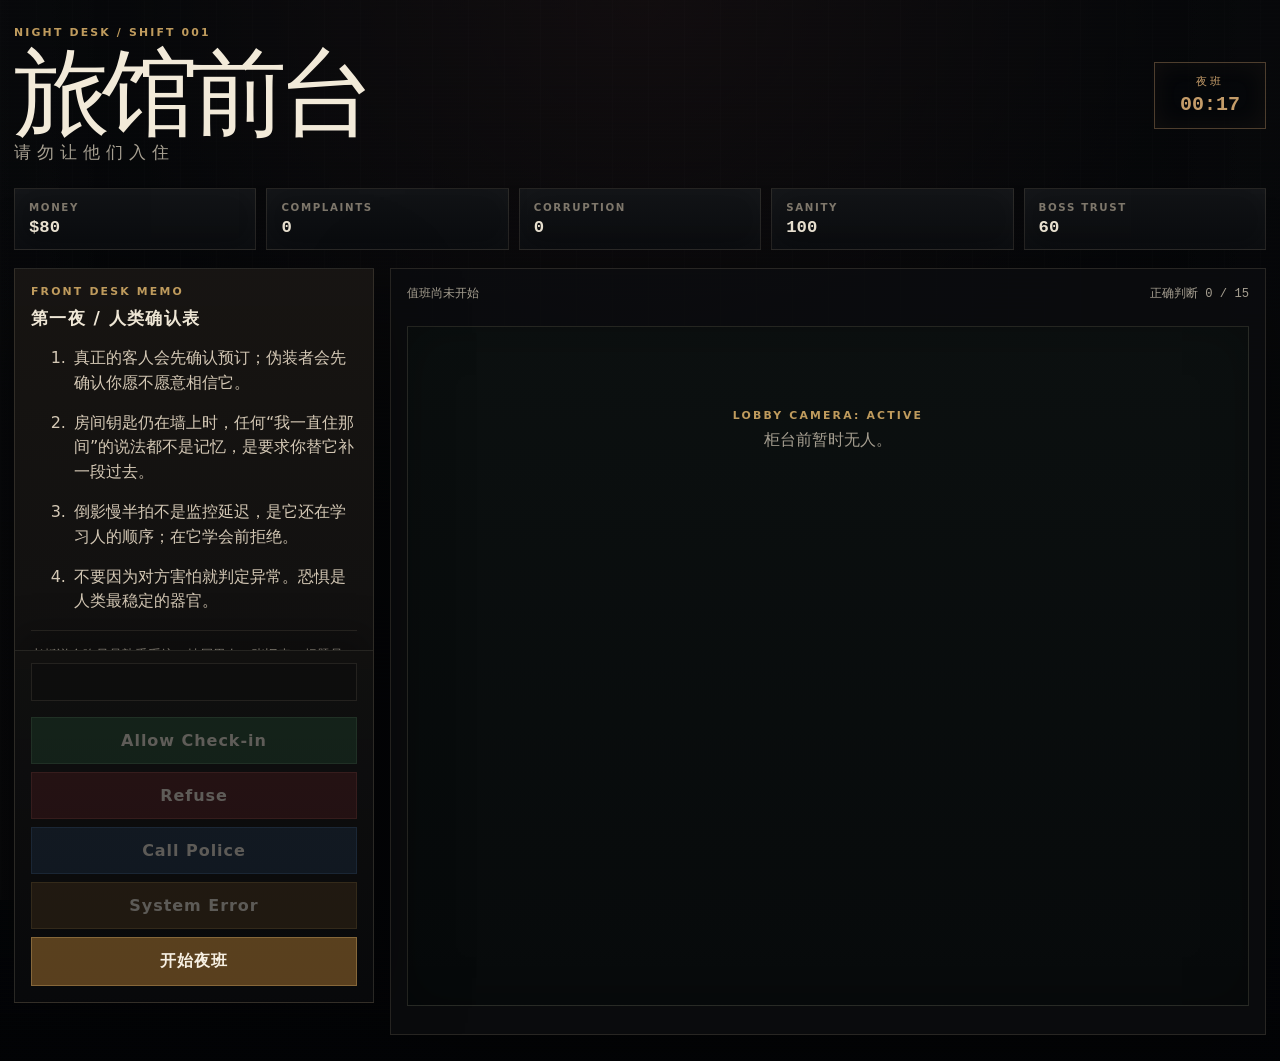
<file: projects/game_001_night_desk/index.html>
<!doctype html>
<html lang="zh-CN">
  <head>
    <meta charset="UTF-8" />
    <meta name="viewport" content="width=device-width, initial-scale=1.0" />
    <meta name="theme-color" content="#080b12" />
    <title>Night Desk / 旅馆前台：请勿让他们入住</title>
    <link rel="icon" href="./favicon.ico" sizes="any" />
    <link rel="stylesheet" href="./style.css" />
  </head>
  <body>
    <main class="game-shell">
      <header class="game-header">
        <div>
          <p class="eyebrow">NIGHT DESK / SHIFT 001</p>
          <h1>旅馆前台</h1>
          <p class="subtitle">请勿让他们入住</p>
        </div>
        <div class="shift-clock" aria-label="当前值班时间">
          <span>夜班</span>
          <strong id="clock-label">00:17</strong>
        </div>
      </header>

      <section class="status-strip" aria-label="值班状态">
        <div class="stat-card">
          <span>Money</span>
          <strong id="money-label">$80</strong>
        </div>
        <div class="stat-card">
          <span>Complaints</span>
          <strong id="complaints-label">0</strong>
        </div>
        <div class="stat-card">
          <span>Corruption</span>
          <strong id="corruption-label">0</strong>
        </div>
        <div class="stat-card">
          <span>Sanity</span>
          <strong id="sanity-label">100</strong>
        </div>
        <div class="stat-card">
          <span>Boss Trust</span>
          <strong id="boss-trust-label">60</strong>
        </div>
      </section>

      <section class="desk-grid" aria-label="夜班前台">
        <aside class="panel memo-panel">
          <p class="eyebrow">FRONT DESK MEMO</p>
          <h2 id="night-title">今晚的入住规则</h2>
          <ol id="rule-list"></ol>
          <p id="memo-note" class="memo-note">不要追问规则来源。只需执行。</p>
          <div id="broadcast-panel" class="broadcast-panel">
            <p class="eyebrow">NIGHT BROADCAST</p>
            <p>旧收音机尚未开始播报。</p>
          </div>
          <div id="sidebar-dossier" class="sidebar-dossier">
            <p class="eyebrow">VISITOR DOSSIER</p>
            <p class="sidebar-empty">等待第一位客人进入监控画面。</p>
          </div>

          <div class="sidebar-controls">
            <p id="feedback" class="feedback" aria-live="polite"></p>

            <div class="actions">
              <button id="allow-button" class="button button-allow" type="button" disabled>Allow Check-in</button>
              <button id="reject-button" class="button button-reject" type="button" disabled>Refuse</button>
              <button id="police-button" class="button button-police" type="button" disabled>Call Police</button>
              <button id="error-button" class="button button-error" type="button" disabled>System Error</button>
              <button id="start-button" class="button button-start" type="button">开始夜班</button>
            </div>
          </div>
        </aside>

        <section class="panel guest-panel">
          <div class="panel-heading">
            <p id="progress-label">值班尚未开始</p>
            <p id="score-label">判断记录 0 / 0</p>
          </div>

          <div id="guest-card" class="guest-card">
            <div class="empty-card">
              <p class="eyebrow">LOBBY CAMERA: ACTIVE</p>
              <p>柜台前暂时无人。</p>
            </div>
          </div>
        </section>
      </section>

      <section id="ending-panel" class="panel ending-panel" hidden>
        <p class="eyebrow">SHIFT REPORT / 06:00</p>
        <h2 id="ending-title"></h2>
        <p id="ending-description"></p>
        <div id="ending-summary" class="ending-summary"></div>
        <button id="restart-button" class="button button-start" type="button">重新值班</button>
      </section>
    </main>

    <script src="./data/rules.js"></script>
    <script src="./data/guests.js"></script>
    <script src="./data/endings.js"></script>
    <script src="./main.js"></script>
  </body>
</html>
</file>
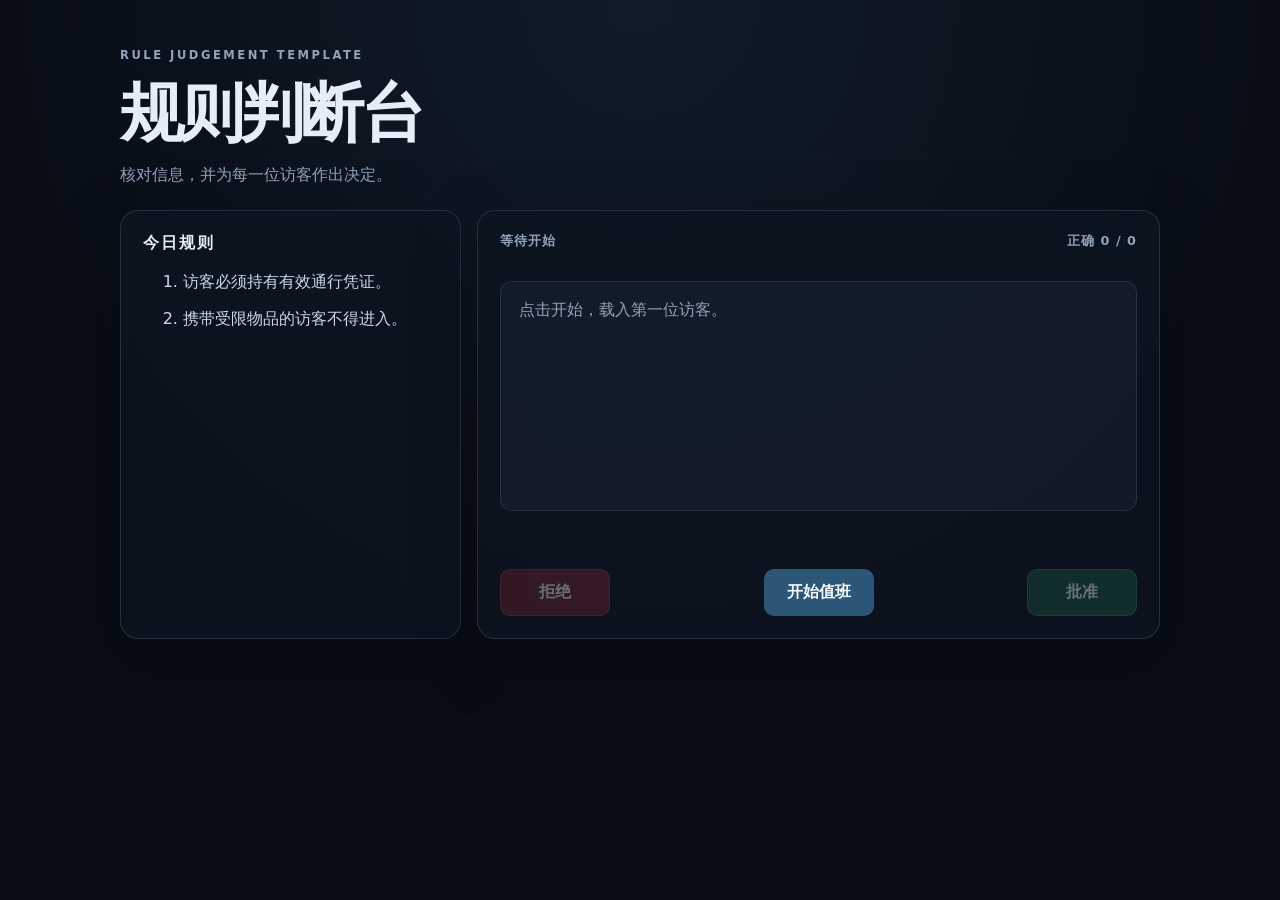
<file: templates/rule_judgement_template/index.html>
<!doctype html>
<html lang="zh-CN">
  <head>
    <meta charset="UTF-8" />
    <meta name="viewport" content="width=device-width, initial-scale=1.0" />
    <title>Rule Judgement Template</title>
    <link rel="stylesheet" href="./style.css" />
  </head>
  <body>
    <main class="game-shell">
      <header class="game-header">
        <p class="eyebrow">RULE JUDGEMENT TEMPLATE</p>
        <h1>规则判断台</h1>
        <p class="subtitle">核对信息，并为每一位访客作出决定。</p>
      </header>

      <section class="desk-grid" aria-label="规则判断区">
        <aside class="panel rules-panel">
          <h2>今日规则</h2>
          <ol id="rule-list"></ol>
        </aside>

        <section class="panel subject-panel">
          <div class="panel-heading">
            <p id="progress-label">等待开始</p>
            <p id="score-label">正确 0 / 0</p>
          </div>
          <div id="subject-card" class="subject-card">
            <p class="placeholder">点击开始，载入第一位访客。</p>
          </div>
          <p id="feedback" class="feedback" aria-live="polite"></p>
          <div class="actions">
            <button id="reject-button" class="button button-danger" type="button" disabled>拒绝</button>
            <button id="start-button" class="button button-neutral" type="button">开始值班</button>
            <button id="approve-button" class="button button-success" type="button" disabled>批准</button>
          </div>
        </section>
      </section>

      <section id="ending-panel" class="panel ending-panel" hidden>
        <p class="eyebrow">SHIFT COMPLETE</p>
        <h2 id="ending-title"></h2>
        <p id="ending-description"></p>
        <button id="restart-button" class="button button-neutral" type="button">重新开始</button>
      </section>
    </main>

    <script src="./data/rules.js"></script>
    <script src="./data/guests.js"></script>
    <script src="./data/endings.js"></script>
    <script src="./main.js"></script>
  </body>
</html>
</file>
<file: projects/game_001_night_desk/style.css>
:root {
  color-scheme: dark;
  font-family: Inter, ui-sans-serif, system-ui, -apple-system, BlinkMacSystemFont, "Segoe UI", sans-serif;
  background: #07080a;
  color: #eee6d5;
}

* {
  box-sizing: border-box;
}

body {
  min-height: 100vh;
  margin: 0;
  background:
    linear-gradient(rgba(3, 4, 6, 0.74), rgba(3, 4, 6, 0.96)),
    repeating-linear-gradient(0deg, transparent 0, transparent 3px, rgba(255, 255, 255, 0.025) 4px),
    radial-gradient(circle at 50% 0%, rgba(90, 43, 43, 0.45), transparent 42%),
    radial-gradient(circle at top, #202326, #07080a 62%);
}

body::before {
  position: fixed;
  inset: 0;
  pointer-events: none;
  content: "";
  background:
    linear-gradient(90deg, rgba(255, 255, 255, 0.025), transparent 8%, transparent 92%, rgba(255, 255, 255, 0.018)),
    repeating-linear-gradient(90deg, rgba(255, 255, 255, 0.018) 0, rgba(255, 255, 255, 0.018) 1px, transparent 1px, transparent 36px);
  mix-blend-mode: screen;
  opacity: 0.34;
}

.game-shell {
  width: min(1440px, calc(100% - 28px));
  margin: 0 auto;
  padding: 26px 0;
  position: relative;
}

.game-header,
.panel-heading,
.actions {
  display: flex;
  align-items: center;
  justify-content: space-between;
  gap: 14px;
}

h1,
h2,
p {
  margin-top: 0;
}

h1 {
  margin-bottom: 0;
  color: #f2ead9;
  font-family: Georgia, "Times New Roman", serif;
  font-size: clamp(3rem, 9vw, 6rem);
  font-weight: 500;
  letter-spacing: -0.08em;
  line-height: 0.98;
}

h2 {
  font-size: 1.08rem;
  letter-spacing: 0.08em;
}

h3 {
  margin: 0 0 10px;
  color: #c49c69;
  font-size: 0.72rem;
  letter-spacing: 0.16em;
  text-transform: uppercase;
}

.subtitle,
.memo-note,
.panel-heading,
.empty-card {
  color: #a69f91;
}

.subtitle {
  margin-bottom: 0;
  font-family: Georgia, "Times New Roman", serif;
  font-size: 1.05rem;
  letter-spacing: 0.36em;
}

.eyebrow {
  margin-bottom: 8px;
  color: #bf9b5d;
  font-size: 0.68rem;
  font-weight: 800;
  letter-spacing: 0.2em;
}

.shift-clock {
  min-width: 112px;
  padding: 12px 15px;
  border: 1px solid rgba(196, 156, 105, 0.38);
  background: rgba(6, 8, 10, 0.62);
  color: #c49c69;
  text-align: center;
  box-shadow: inset 0 0 24px rgba(196, 156, 105, 0.07);
}

.shift-clock span,
.shift-clock strong {
  display: block;
}

.shift-clock span {
  font-size: 0.66rem;
  letter-spacing: 0.26em;
}

.shift-clock strong {
  margin-top: 4px;
  font-family: "Courier New", monospace;
  font-size: 1.25rem;
}

.status-strip {
  display: grid;
  grid-template-columns: repeat(5, minmax(0, 1fr));
  gap: 10px;
  margin-top: 24px;
}

.stat-card {
  padding: 12px 14px;
  border: 1px solid rgba(220, 202, 169, 0.13);
  background:
    linear-gradient(rgba(18, 20, 23, 0.92), rgba(9, 11, 14, 0.94)),
    #0b0d10;
  box-shadow: inset 0 0 30px rgba(255, 255, 255, 0.025);
}

.stat-card span,
.stat-card strong {
  display: block;
}

.stat-card span {
  color: #7f786c;
  font-size: 0.64rem;
  font-weight: 800;
  letter-spacing: 0.16em;
  text-transform: uppercase;
}

.stat-card strong {
  margin-top: 5px;
  color: #eee6d5;
  font-family: "Courier New", monospace;
  font-size: 1.08rem;
}

.stat-card.is-danger {
  border-color: rgba(210, 77, 66, 0.48);
  background:
    linear-gradient(rgba(50, 14, 16, 0.76), rgba(13, 9, 10, 0.95)),
    #160b0d;
}

.stat-card.is-danger strong {
  color: #ff9a8d;
}

.desk-grid {
  display: grid;
  grid-template-columns: minmax(300px, 360px) minmax(0, 1fr);
  gap: 16px;
  margin-top: 18px;
}

.panel {
  border: 1px solid rgba(220, 202, 169, 0.14);
  background: rgba(12, 13, 15, 0.9);
  box-shadow: 0 20px 90px rgba(0, 0, 0, 0.32);
}

.memo-panel,
.guest-panel,
.ending-panel {
  padding: 16px;
}

.memo-panel {
  position: relative;
  max-height: calc(100vh - 165px);
  overflow: auto;
  background:
    linear-gradient(rgba(24, 21, 18, 0.92), rgba(11, 12, 14, 0.96)),
    #101214;
}

.memo-panel li {
  margin-bottom: 15px;
  padding-left: 3px;
  color: #d4c8b5;
  line-height: 1.55;
}

.memo-note {
  margin: 16px 0 0;
  padding-top: 14px;
  border-top: 1px solid rgba(220, 202, 169, 0.12);
  font-size: 0.8rem;
  line-height: 1.6;
}

.sidebar-dossier {
  margin-top: 18px;
  padding-top: 14px;
  border-top: 1px solid rgba(220, 202, 169, 0.12);
}

.sidebar-empty {
  margin-bottom: 0;
  color: #8c8579;
  font-size: 0.88rem;
  line-height: 1.55;
}

.broadcast-panel {
  margin-top: 14px;
  padding: 12px;
  border: 1px solid rgba(181, 210, 142, 0.16);
  background:
    linear-gradient(rgba(24, 43, 35, 0.42), rgba(5, 8, 9, 0.52)),
    rgba(0, 0, 0, 0.22);
  color: #b9c5a4;
  font-family: "Courier New", monospace;
  font-size: 0.82rem;
  line-height: 1.55;
  box-shadow: inset 0 0 28px rgba(137, 188, 118, 0.05);
}

.broadcast-panel p:last-child {
  margin-bottom: 0;
}

.sidebar-controls {
  position: sticky;
  z-index: 20;
  bottom: -16px;
  margin: 16px -16px -16px;
  padding: 12px 16px 16px;
  border-top: 1px solid rgba(220, 202, 169, 0.14);
  background:
    linear-gradient(rgba(17, 16, 15, 0.94), rgba(8, 9, 11, 0.98)),
    #090a0c;
  box-shadow: 0 -18px 34px rgba(0, 0, 0, 0.28);
}

.panel-heading {
  color: #a69f91;
  font-family: "Courier New", monospace;
  font-size: 0.76rem;
}

.guest-card {
  min-height: 680px;
  margin: 12px 0;
  padding: 10px;
  border: 1px solid rgba(220, 202, 169, 0.14);
  background:
    linear-gradient(rgba(131, 168, 139, 0.035), transparent),
    rgba(7, 10, 10, 0.8);
  box-shadow: inset 0 0 48px rgba(0, 0, 0, 0.24);
}

.guest-card h2 {
  margin-bottom: 10px;
  color: #f2ead9;
  font-family: Georgia, "Times New Roman", serif;
  font-size: clamp(1.65rem, 4vw, 2.35rem);
  font-weight: 500;
  letter-spacing: 0;
}

.visitor-scene {
  position: relative;
  min-height: 660px;
  overflow: hidden;
  border: 1px solid rgba(143, 174, 134, 0.22);
  background:
    linear-gradient(rgba(8, 19, 19, 0.2), rgba(0, 0, 0, 0.36)),
    radial-gradient(circle at 50% 16%, rgba(178, 190, 156, 0.28), transparent 20%),
    linear-gradient(90deg, rgba(34, 55, 51, 0.95), rgba(9, 15, 17, 0.96));
  box-shadow:
    inset 0 0 80px rgba(0, 0, 0, 0.62),
    inset 0 0 0 999px rgba(13, 37, 32, 0.08);
  filter: saturate(0.82) contrast(1.08);
}

.scene-frontdesk {
  background:
    linear-gradient(rgba(4, 11, 11, 0.14), rgba(0, 0, 0, 0.42)),
    url("./assets/backgrounds/motel-frontdesk-night.webp") center / cover no-repeat,
    #07100f;
}

.visitor-scene::before,
.visitor-scene::after {
  position: absolute;
  inset: 0;
  pointer-events: none;
  content: "";
}

.visitor-scene::before {
  z-index: 8;
  background:
    repeating-linear-gradient(0deg, rgba(255, 255, 255, 0.045) 0, rgba(255, 255, 255, 0.045) 1px, transparent 1px, transparent 4px),
    radial-gradient(circle at center, transparent 52%, rgba(0, 0, 0, 0.72));
  mix-blend-mode: screen;
  opacity: 0.34;
}

.visitor-scene::after {
  z-index: 9;
  background:
    linear-gradient(90deg, rgba(255, 0, 0, 0.04), transparent 12%, rgba(0, 255, 180, 0.035) 88%, transparent),
    repeating-linear-gradient(90deg, transparent 0, transparent 23px, rgba(255, 255, 255, 0.025) 24px);
}

.scene-hallway {
  background:
    linear-gradient(rgba(8, 19, 19, 0.18), rgba(0, 0, 0, 0.44)),
    url("./assets/backgrounds/motel-hallway-void.webp") center / cover no-repeat,
    #07100f;
}

.scene-room {
  background:
    linear-gradient(rgba(4, 11, 11, 0.1), rgba(0, 0, 0, 0.48)),
    url("./assets/backgrounds/motel-room-night.webp") center / cover no-repeat,
    #07100f;
}

.scene-bathroom {
  background:
    linear-gradient(rgba(4, 11, 11, 0.08), rgba(0, 0, 0, 0.5)),
    url("./assets/backgrounds/motel-bathroom-mirror.webp") center / cover no-repeat,
    #07100f;
}

.scene-exterior {
  background:
    linear-gradient(rgba(4, 11, 11, 0.06), rgba(0, 0, 0, 0.5)),
    url("./assets/backgrounds/motel-exterior-rain.webp") center / cover no-repeat,
    #07100f;
}

.scene-vending {
  background:
    linear-gradient(rgba(4, 11, 11, 0.1), rgba(0, 0, 0, 0.48)),
    url("./assets/backgrounds/motel-vending-corner.webp") center / cover no-repeat,
    #07100f;
}

.scene-frontdesk .motel-set,
.scene-hallway .motel-set,
.scene-room .motel-set,
.scene-bathroom .motel-set,
.scene-exterior .motel-set,
.scene-vending .motel-set {
  opacity: 0.26;
  mix-blend-mode: screen;
}

.camera-hud {
  position: absolute;
  z-index: 12;
  top: 10px;
  left: 12px;
  right: 12px;
  display: flex;
  justify-content: space-between;
  color: #9fc082;
  font-family: "Courier New", monospace;
  font-size: 0.74rem;
  font-weight: 800;
  letter-spacing: 0.08em;
  text-shadow: 0 0 8px rgba(159, 192, 130, 0.4);
}

.camera-hud span:last-child {
  color: #e05d55;
}

.motel-set,
.motel-set span {
  position: absolute;
}

.motel-set {
  inset: 0;
  z-index: 1;
}

.set-light {
  top: 0;
  left: 42%;
  width: 20%;
  height: 95px;
  background: radial-gradient(ellipse at top, rgba(246, 238, 207, 0.72), rgba(246, 238, 207, 0.18) 35%, transparent 72%);
  filter: blur(3px);
}

.set-door {
  top: 94px;
  width: 16%;
  height: 220px;
  border: 3px solid rgba(19, 27, 25, 0.82);
  background:
    linear-gradient(90deg, rgba(14, 28, 27, 0.85), rgba(78, 89, 78, 0.45)),
    #263432;
  box-shadow: inset 0 -20px 40px rgba(0, 0, 0, 0.42);
}

.set-door-left {
  left: 10%;
  transform: perspective(420px) rotateY(14deg);
}

.set-door-right {
  right: 8%;
  transform: perspective(420px) rotateY(-12deg);
}

.set-counter {
  right: -4%;
  bottom: 28px;
  width: 36%;
  height: 100px;
  background:
    linear-gradient(180deg, rgba(191, 181, 145, 0.34), rgba(46, 53, 45, 0.78)),
    #383c34;
  transform: skewX(-8deg);
  box-shadow: -16px -18px 70px rgba(0, 0, 0, 0.55);
}

.scene-hallway .set-counter {
  display: none;
}

.scene-hallway .set-door {
  top: 118px;
  height: 250px;
}

.scene-hallway .set-door-left {
  left: 4%;
}

.scene-hallway .set-door-right {
  right: 3%;
}

.scene-hallway .set-light {
  left: 38%;
  width: 24%;
}

.set-rates {
  top: 92px;
  left: 7%;
  padding: 10px 12px;
  border: 2px solid rgba(18, 25, 23, 0.62);
  background: rgba(177, 177, 137, 0.2);
  color: rgba(207, 221, 184, 0.58);
  font-family: "Courier New", monospace;
  font-size: 0.74rem;
  font-weight: 800;
  line-height: 1.35;
}

.scene-hallway .set-rates {
  left: 45%;
  top: 120px;
  transform: translateX(-50%);
}

.visitor-figure {
  position: absolute;
  z-index: 5;
  left: 35%;
  bottom: 78px;
  width: 260px;
  height: 380px;
  transform: translateX(-50%);
  filter: drop-shadow(0 18px 18px rgba(0, 0, 0, 0.55));
}

.visitor-figure.has-portrait {
  bottom: 0;
  width: 430px;
  height: 620px;
  overflow: visible;
  isolation: isolate;
}

.visitor-figure.has-portrait::before {
  position: absolute;
  z-index: 1;
  left: 10%;
  right: 10%;
  bottom: 0;
  height: 64px;
  border-radius: 50%;
  background: rgba(0, 0, 0, 0.72);
  content: "";
  filter: blur(18px);
  transform: scaleX(1.08);
}

.visitor-figure.has-portrait img {
  position: absolute;
  z-index: 2;
  left: 50%;
  bottom: 0;
  width: auto;
  height: 100%;
  max-width: none;
  transform: translateX(-50%);
  filter:
    contrast(1.13)
    saturate(0.95)
    brightness(0.92)
    drop-shadow(0 22px 26px rgba(0, 0, 0, 0.62))
    drop-shadow(0 0 18px rgba(122, 184, 150, 0.1));
  mix-blend-mode: normal;
  opacity: 1;
}

.visitor-figure.has-portrait::after {
  position: absolute;
  z-index: 3;
  inset: 0;
  pointer-events: none;
  content: "";
  background:
    radial-gradient(circle at 50% 22%, rgba(162, 232, 188, 0.1), transparent 34%),
    linear-gradient(rgba(10, 28, 24, 0.04), rgba(0, 0, 0, 0.14));
  mix-blend-mode: soft-light;
  opacity: 0.65;
}

.scene-hallway .visitor-figure {
  left: 52%;
  bottom: 42px;
  transform: translateX(-50%) scale(0.92);
}

.scene-room .visitor-figure,
.scene-bathroom .visitor-figure,
.scene-exterior .visitor-figure,
.scene-vending .visitor-figure {
  left: 50%;
  bottom: 24px;
  transform: translateX(-50%) scale(0.94);
}

.visitor-heavy,
.visitor-box,
.visitor-boss {
  width: 250px;
}

.visitor-slim,
.visitor-student {
  width: 185px;
}

.visitor-family {
  width: 260px;
}

.visitor-static,
.visitor-you {
  transform: translateX(-50%) scale(1.02);
}

.figure-shadow,
.figure-body,
.figure-head,
.figure-eye,
.figure-mouth,
.figure-hand {
  position: absolute;
  display: block;
}

.figure-shadow {
  left: 18%;
  right: 18%;
  bottom: 0;
  height: 24px;
  border-radius: 50%;
  background: rgba(0, 0, 0, 0.5);
  filter: blur(8px);
}

.figure-body {
  left: 24%;
  bottom: 22px;
  width: 52%;
  height: 188px;
  border-radius: 42% 42% 18% 18%;
  background:
    linear-gradient(90deg, rgba(32, 49, 61, 0.96), rgba(73, 92, 101, 0.72), rgba(21, 34, 40, 0.98)),
    #273944;
  clip-path: polygon(20% 0, 80% 0, 96% 100%, 4% 100%);
}

.figure-head {
  left: 34%;
  top: 34px;
  width: 32%;
  height: 82px;
  border-radius: 45% 45% 38% 38%;
  background:
    radial-gradient(circle at 35% 34%, rgba(218, 222, 198, 0.55), transparent 14%),
    linear-gradient(135deg, #b4b69d, #6f7d70 58%, #3f4a43);
  box-shadow: inset -16px -10px 28px rgba(0, 0, 0, 0.42);
}

.figure-eye {
  top: 62px;
  width: 10px;
  height: 7px;
  border-radius: 50%;
  background: #08100e;
  box-shadow: 0 0 10px rgba(209, 245, 203, 0.26);
}

.figure-eye-left {
  left: 42%;
}

.figure-eye-right {
  right: 42%;
}

.figure-mouth {
  left: 46%;
  top: 86px;
  width: 18px;
  height: 5px;
  background: rgba(22, 15, 13, 0.72);
  border-radius: 999px;
}

.figure-hand {
  bottom: 78px;
  width: 28px;
  height: 44px;
  border-radius: 45%;
  background: #889080;
}

.figure-hand-left {
  left: 13%;
  transform: rotate(9deg);
}

.figure-hand-right {
  right: 13%;
  transform: rotate(-9deg);
}

.has-eyes .figure-eye,
.has-face .figure-head {
  background: #e1ead2;
  box-shadow: 0 0 18px rgba(222, 247, 211, 0.48);
}

.has-mouth .figure-mouth,
.has-voice .figure-mouth {
  height: 11px;
  background: #120707;
  box-shadow: 0 0 14px rgba(190, 45, 40, 0.52);
}

.has-hands .figure-hand,
.has-badge .figure-body {
  outline: 2px solid rgba(190, 45, 40, 0.5);
  box-shadow: 0 0 18px rgba(190, 45, 40, 0.24);
}

.has-shadow .figure-shadow,
.has-reflection .figure-shadow,
.has-hallway .figure-shadow {
  background: rgba(95, 12, 16, 0.56);
  transform: translateX(28px) scaleX(1.35);
}

.has-feet .figure-shadow,
.has-rain .figure-shadow {
  bottom: 14px;
  opacity: 0.58;
}

.organ-marker {
  position: absolute;
  z-index: 6;
  display: grid;
  width: 25px;
  height: 25px;
  place-items: center;
  border: 1px solid rgba(218, 228, 170, 0.72);
  border-radius: 50%;
  background: rgba(7, 12, 12, 0.78);
  color: #dbe8ad;
  font-family: "Courier New", monospace;
  font-size: 0.74rem;
  font-weight: 800;
  box-shadow: 0 0 18px rgba(177, 212, 133, 0.25);
}

.organ-marker.severity-2,
.organ-marker.severity-3 {
  border-color: rgba(224, 93, 85, 0.86);
  color: #ffb0a6;
  box-shadow: 0 0 22px rgba(224, 93, 85, 0.38);
}

.marker-eyes,
.marker-face {
  top: 48px;
  left: 60%;
}

.marker-mouth,
.marker-voice {
  top: 88px;
  left: 60%;
}

.marker-hands,
.marker-badge {
  top: 190px;
  right: 14%;
}

.marker-shadow,
.marker-reflection,
.marker-hallway {
  bottom: 22px;
  left: 18%;
}

.marker-feet,
.marker-rain {
  bottom: 32px;
  right: 22%;
}

.marker-neck {
  top: 116px;
  right: 29%;
}

.dialogue-box {
  position: absolute;
  z-index: 12;
  right: 22px;
  bottom: 30px;
  width: min(44%, 500px);
  min-height: 112px;
  padding: 18px 20px;
  border: 1px solid rgba(188, 211, 161, 0.28);
  background: rgba(0, 0, 0, 0.78);
  color: #f0f3d9;
  font-family: "Courier New", monospace;
  font-size: clamp(0.95rem, 2vw, 1.14rem);
  line-height: 1.55;
  text-shadow: 0 0 8px rgba(202, 228, 174, 0.18);
}

.dialogue-box p {
  margin-bottom: 0;
}

.speaker-name {
  margin-bottom: 8px !important;
  color: #b7d48f;
  font-size: 0.75rem;
  font-weight: 800;
  letter-spacing: 0.16em;
  text-transform: uppercase;
}

.guest-section {
  margin-top: 18px;
}

.dossier-grid {
  display: grid;
  grid-template-columns: 1fr;
  gap: 10px;
}

.dossier-grid .guest-section {
  margin-top: 0;
  padding: 12px;
  border: 1px solid rgba(220, 202, 169, 0.12);
  background: rgba(3, 7, 8, 0.45);
}

.dossier-grid dl {
  display: grid;
  grid-template-columns: 7rem 1fr;
  margin: 0;
}

.dossier-grid dt,
.dossier-grid dd {
  padding: 8px 0;
  border-top: 1px solid rgba(220, 202, 169, 0.11);
}

.dossier-grid dt {
  color: #a69f91;
}

.dossier-grid dd {
  margin: 0;
  color: #ece6d8;
}

.dossier-grid ul {
  display: grid;
  grid-template-columns: 1fr;
  gap: 9px;
  margin: 0;
  padding: 0;
  list-style: none;
}

.dossier-grid li {
  padding: 10px 11px;
  border: 1px solid rgba(220, 202, 169, 0.1);
  background: rgba(0, 0, 0, 0.18);
  color: #cfc5b2;
  font-size: 0.88rem;
  line-height: 1.45;
}

.inspection-panel ul {
  gap: 8px;
}

.inspection-item {
  display: grid;
  grid-template-columns: 3.7rem 1fr;
  gap: 7px 10px;
  align-items: start;
}

.inspection-meter {
  grid-column: 2;
}

.inspection-item.severity-2,
.inspection-item.severity-3 {
  border-color: rgba(224, 93, 85, 0.28);
  background: rgba(62, 17, 18, 0.3);
}

.inspection-part {
  color: #b7d48f;
  font-weight: 800;
}

.inspection-value {
  color: #d8cfbd;
}

.inspection-meter {
  color: #be9b5d;
  font-family: "Courier New", monospace;
}

.severity-2 .inspection-meter,
.severity-3 .inspection-meter {
  color: #ff9a8d;
}

.empty-card {
  padding-top: 72px;
  text-align: center;
}

.feedback {
  min-height: 2.4em;
  padding: 9px 12px;
  border: 1px solid rgba(220, 202, 169, 0.11);
  background: rgba(0, 0, 0, 0.16);
  color: #a69f91;
  line-height: 1.55;
}

.feedback.is-correct {
  color: #a3d4a0;
}

.feedback.is-wrong {
  color: #de8e82;
}

.button {
  min-width: 0;
  padding: 13px 16px;
  border: 1px solid transparent;
  color: #f6efe2;
  cursor: pointer;
  font: inherit;
  font-weight: 800;
  letter-spacing: 0.06em;
}

.button:disabled {
  cursor: not-allowed;
  opacity: 0.35;
}

.actions {
  display: grid;
  grid-template-columns: 1fr;
  gap: 8px;
}

.button-allow {
  border-color: rgba(115, 165, 121, 0.44);
  background: rgba(41, 100, 63, 0.68);
}

.button-reject {
  border-color: rgba(197, 99, 92, 0.44);
  background: rgba(113, 37, 39, 0.68);
}

.button-police {
  border-color: rgba(86, 137, 190, 0.48);
  background: rgba(36, 62, 97, 0.74);
}

.button-error {
  border-color: rgba(186, 150, 84, 0.48);
  background: rgba(94, 66, 33, 0.78);
}

.button-start {
  grid-column: 1 / -1;
  border-color: rgba(191, 155, 93, 0.44);
  background: rgba(116, 82, 37, 0.75);
}

.ending-panel {
  margin-top: 16px;
}

.ending-panel h2 {
  color: #f2ead9;
  font-family: Georgia, "Times New Roman", serif;
  font-size: 1.8rem;
  font-weight: 500;
  letter-spacing: 0;
}

.ending-summary {
  margin: 18px 0;
  padding: 14px;
  border: 1px solid rgba(220, 202, 169, 0.12);
  color: #cfc5b2;
  font-family: "Courier New", monospace;
  font-size: 0.86rem;
  line-height: 1.6;
}

@media (max-width: 760px) {
  .game-shell {
    padding: 24px 0;
  }

  .desk-grid {
    grid-template-columns: 1fr;
  }

  .status-strip {
    grid-template-columns: repeat(2, minmax(0, 1fr));
  }

  .game-header {
    align-items: flex-end;
  }

  .actions {
    align-items: stretch;
    grid-template-columns: 1fr;
  }

  .button {
    width: 100%;
  }

  .visitor-scene {
    min-height: 520px;
  }

  .visitor-figure {
    left: 50%;
    bottom: 150px;
    transform: translateX(-50%) scale(0.84);
  }

  .visitor-figure.has-portrait {
    bottom: 118px;
    transform: translateX(-50%) scale(0.74);
  }

  .scene-hallway .visitor-figure {
    left: 50%;
    bottom: 150px;
    transform: translateX(-50%) scale(0.78);
  }

  .dialogue-box {
    left: 14px;
    right: 14px;
    bottom: 14px;
    width: auto;
  }

  .dossier-grid {
    grid-template-columns: 1fr;
  }

  .inspection-item {
    grid-template-columns: 3.6rem 1fr;
  }

  .inspection-meter {
    grid-column: 2;
  }

  .dossier-grid dl {
    grid-template-columns: 1fr;
  }

  .dossier-grid dd {
    padding-top: 0;
  }

  .dossier-grid ul {
    grid-template-columns: 1fr;
  }
}
</file>
<file: templates/rule_judgement_template/style.css>
:root {
  color-scheme: dark;
  font-family: Inter, ui-sans-serif, system-ui, -apple-system, BlinkMacSystemFont, "Segoe UI", sans-serif;
  background: #080d16;
  color: #e7edf7;
}

* {
  box-sizing: border-box;
}

body {
  min-height: 100vh;
  margin: 0;
  background:
    radial-gradient(circle at top, rgba(50, 88, 122, 0.2), transparent 40rem),
    #080d16;
}

.game-shell {
  width: min(1040px, calc(100% - 32px));
  margin: 0 auto;
  padding: 48px 0;
}

.game-header {
  margin-bottom: 24px;
}

h1,
h2,
p {
  margin-top: 0;
}

h1 {
  margin-bottom: 8px;
  font-size: clamp(2rem, 7vw, 4rem);
  letter-spacing: -0.06em;
}

h2 {
  font-size: 1rem;
  letter-spacing: 0.12em;
  text-transform: uppercase;
}

.eyebrow,
.panel-heading,
.subtitle {
  color: #91a4ba;
}

.eyebrow {
  margin-bottom: 8px;
  font-size: 0.72rem;
  font-weight: 800;
  letter-spacing: 0.22em;
}

.desk-grid {
  display: grid;
  grid-template-columns: minmax(220px, 0.8fr) minmax(0, 1.6fr);
  gap: 16px;
}

.panel {
  border: 1px solid rgba(151, 176, 204, 0.18);
  border-radius: 18px;
  background: rgba(12, 20, 32, 0.86);
  box-shadow: 0 18px 70px rgba(0, 0, 0, 0.22);
}

.rules-panel,
.subject-panel,
.ending-panel {
  padding: 22px;
}

.rules-panel li {
  margin-bottom: 12px;
  color: #cad7e5;
  line-height: 1.55;
}

.panel-heading,
.actions {
  display: flex;
  align-items: center;
  justify-content: space-between;
  gap: 12px;
}

.panel-heading {
  font-size: 0.8rem;
  font-weight: 700;
  letter-spacing: 0.08em;
}

.subject-card {
  min-height: 230px;
  margin: 18px 0;
  padding: 18px;
  border: 1px solid rgba(151, 176, 204, 0.14);
  border-radius: 12px;
  background: rgba(151, 176, 204, 0.05);
}

.subject-card dl {
  display: grid;
  grid-template-columns: 7rem 1fr;
  margin: 18px 0 0;
}

.subject-card dt,
.subject-card dd {
  padding: 7px 0;
  border-top: 1px solid rgba(151, 176, 204, 0.1);
}

.subject-card dt {
  color: #91a4ba;
}

.subject-card dd {
  margin: 0;
}

.placeholder,
.feedback {
  color: #91a4ba;
}

.feedback {
  min-height: 1.5em;
}

.feedback.is-correct {
  color: #7fe3b5;
}

.feedback.is-wrong {
  color: #ff9b9b;
}

.button {
  min-width: 110px;
  padding: 12px 16px;
  border: 1px solid transparent;
  border-radius: 10px;
  color: #f6f9fd;
  cursor: pointer;
  font: inherit;
  font-weight: 800;
}

.button:disabled {
  cursor: not-allowed;
  opacity: 0.4;
}

.button-danger {
  border-color: rgba(255, 127, 127, 0.28);
  background: rgba(150, 43, 56, 0.7);
}

.button-success {
  border-color: rgba(127, 227, 181, 0.28);
  background: rgba(31, 118, 83, 0.7);
}

.button-neutral {
  background: #2c5678;
}

.ending-panel {
  margin-top: 16px;
}

@media (max-width: 720px) {
  .game-shell {
    padding: 24px 0;
  }

  .desk-grid {
    grid-template-columns: 1fr;
  }

  .actions {
    align-items: stretch;
    flex-direction: column;
  }

  .button {
    width: 100%;
  }
}
</file>
